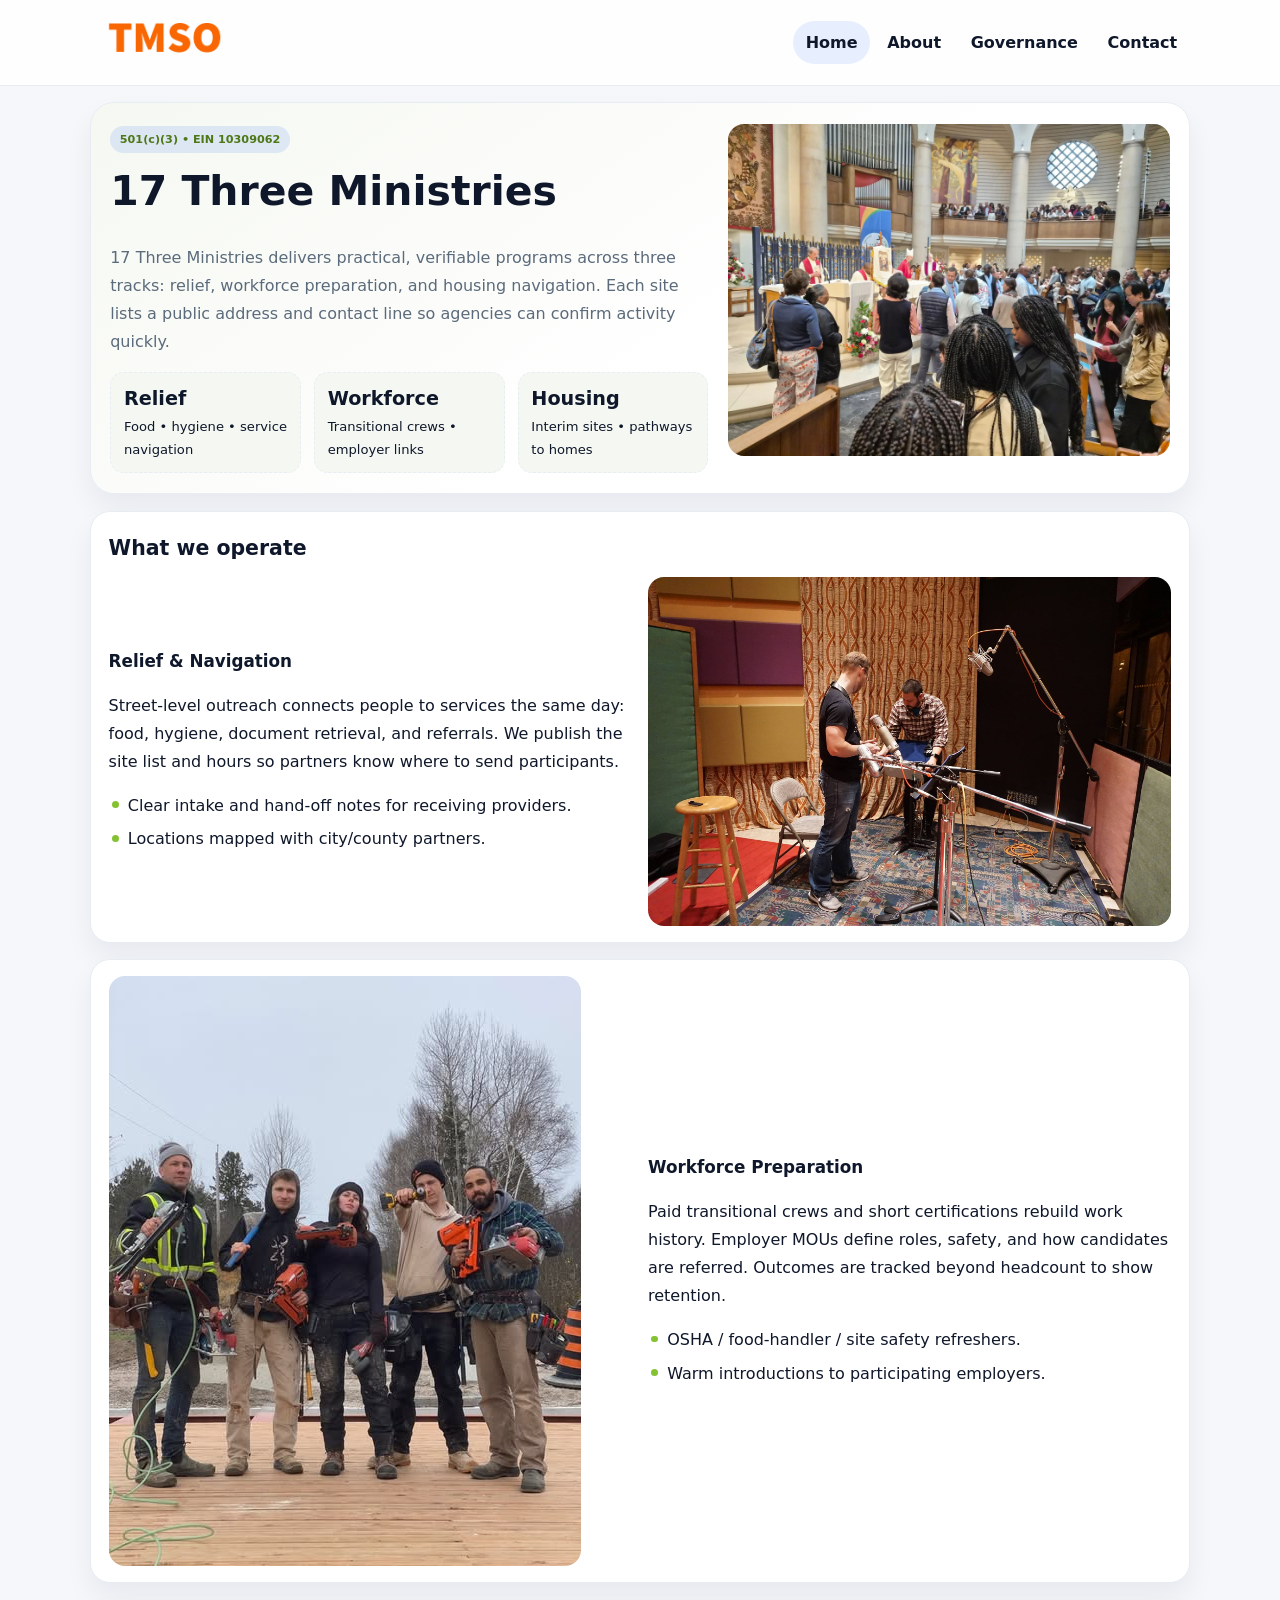
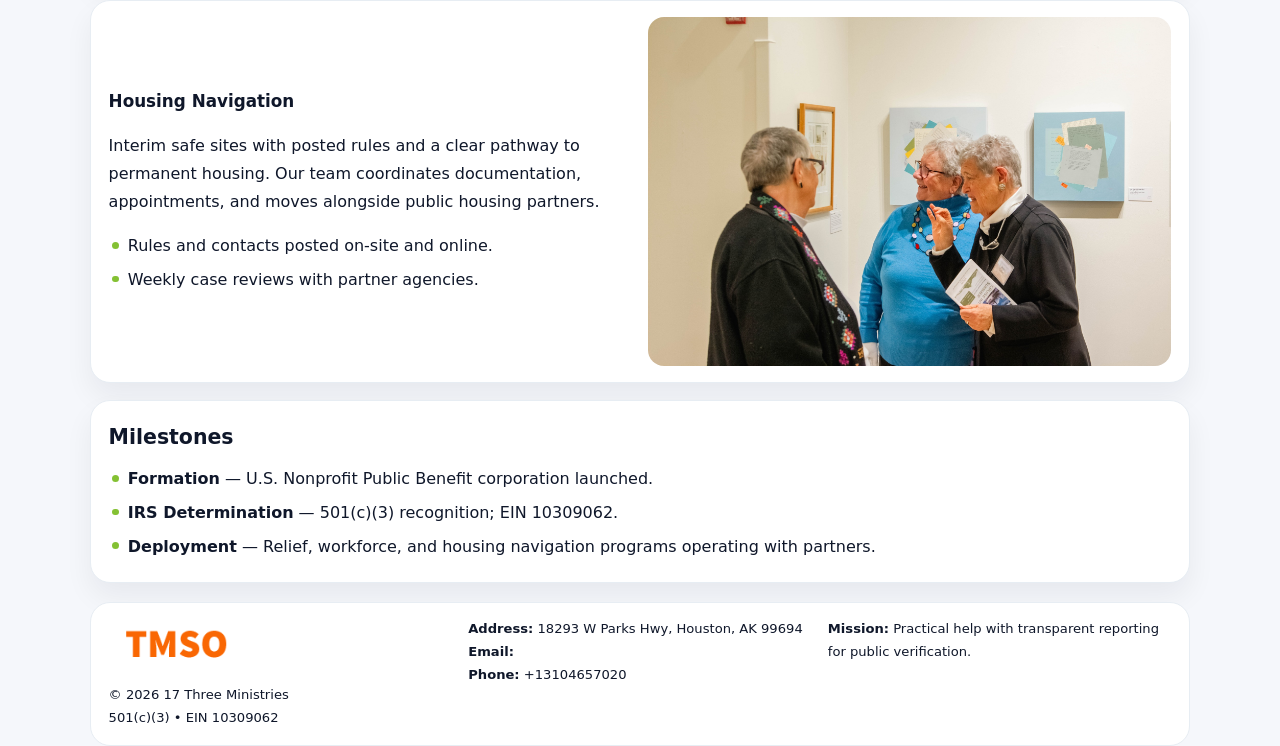
<file: index.html>
<!doctype html><html lang="en"><head>
<meta charset="utf-8">
<meta name="viewport" content="width=device-width,initial-scale=1">
<title>17 Three Ministries – Nonprofit • 2025</title>
<link rel="stylesheet" href="assets/styles.css">
<link rel="icon" href="images/logo.png">
<meta name="data-ein" content="10309062">
<meta name="data-name" content="17 Three Ministries">
  <meta name="description" content="Our nonprofit strengthens the community with programs focused on community services, education, and direct relief.">
<meta name="facebook-domain-verification" content="4zuyavwrp93u4btg2orb9lcvoil32c" />
</head><body>
<div style="position:absolute;left:-9999px;top:-9999px;opacity:0" data-uniq="{{UNIQUE_BLOB}}">
  <span>Our nonprofit strengthens the community with programs focused on community services, education, and direct relief.</span><svg width="12" height="12" viewBox="0 0 12 12" xmlns="http://www.w3.org/2000/svg"><circle cx="6" cy="6" r="5" fill="#28a745"/></svg><img src="images/hero.jpg" width="1" height="1" alt="" loading="lazy"/>
</div>

<header class="header">
  <div class="cf2dcdab6aa">
    <a href="index.html"><img src="images/logo.png" alt=""></a>
    <div class="links">
      <a class="active" href="index.html">Home</a>
      <a href="about.html">About</a>
      <a href="governance.html">Governance</a>
      <a href="contact.html">Contact</a>
    </div>
  </div>
</header>

<section class="mast">
  <div>
    <span class="c73a6176b5d">501(c)(3) • EIN 10309062</span>
    <h1>17 Three Ministries</h1>
    <p>17 Three Ministries delivers practical, verifiable programs across three tracks: relief, workforce preparation, and housing navigation. Each site lists a public address and contact line so agencies can confirm activity quickly.</p>
    <div class="stats">
      <div class="stat"><b>Relief</b><div class="small">Food • hygiene • service navigation</div></div>
      <div class="stat"><b>Workforce</b><div class="small">Transitional crews • employer links</div></div>
      <div class="stat"><b>Housing</b><div class="small">Interim sites • pathways to homes</div></div>
    </div>
  </div>
  <img class="img" src="images/hero.jpg" alt="Program hero">
</section>

<section class="section panel">
  <h2>What we operate</h2>
  <div class="z">
    <div>
      <h3>Relief & Navigation</h3>
      <p>Street-level outreach connects people to services the same day: food, hygiene, document retrieval, and referrals. We publish the site list and hours so partners know where to send participants.</p>
      <ul class="timeline">
        <li>Clear intake and hand-off notes for receiving providers.</li>
        <li>Locations mapped with city/county partners.</li>
      </ul>
    </div>
    <img class="img" src="images/relief.jpg" alt="">
  </div>
</section>

<section class="section panel">
  <div class="z rev">
    <img class="img" src="images/jobs.jpg" alt="">
    <div>
      <h3>Workforce Preparation</h3>
      <p>Paid transitional crews and short certifications rebuild work history. Employer MOUs define roles, safety, and how candidates are referred. Outcomes are tracked beyond headcount to show retention.</p>
      <ul class="timeline">
        <li>OSHA / food-handler / site safety refreshers.</li>
        <li>Warm introductions to participating employers.</li>
      </ul>
    </div>
  </div>
</section>

<section class="section panel">
  <div class="z">
    <div>
      <h3>Housing Navigation</h3>
      <p>Interim safe sites with posted rules and a clear pathway to permanent housing. Our team coordinates documentation, appointments, and moves alongside public housing partners.</p>
      <ul class="timeline">
        <li>Rules and contacts posted on-site and online.</li>
        <li>Weekly case reviews with partner agencies.</li>
      </ul>
    </div>
    <img class="img" src="images/land.jpg" alt="">
  </div>
</section>

<section class="section panel">
  <h2>Milestones</h2>
  <ul class="timeline">
    <li><strong>Formation</strong> — U.S. Nonprofit Public Benefit corporation launched.</li>
    <li><strong>IRS Determination</strong> — 501(c)(3) recognition; EIN 10309062.</li>
    <li><strong>Deployment</strong> — Relief, workforce, and housing navigation programs operating with partners.</li>
  </ul>
</section>

<footer>
  <div class="footer">
    <div>
      <img src="images/logo.png" style="width:135px;margin-bottom:.35rem" alt="">
      <div class="small">© <span id="y"></span> 17 Three Ministries</div>
      <div class="small">501(c)(3) • EIN 10309062</div>
    </div>
    <div>
      <div class="small"><strong>Address:</strong> 18293 W Parks Hwy,
Houston, AK 99694</div>
      <div class="small"><strong>Email:</strong> <a href="mailto:"></a></div>
      <div class="small"><strong>Phone:</strong> <a href="tel:+13104657020">+13104657020</a></div>
    </div>
    <div>
      <div class="small"><strong>Mission:</strong> Practical help with transparent reporting for public verification.</div>
    </div>
  </div>
</footer>

<script>
/* Đổi màu thương hiệu theo EIN để tránh trùng lặp */
(function(){
  function hash(s){let x=2166136261>>>0;for(let i=0;i<s.length;i++){x^=s.charCodeAt(i);x=(x*16777619)>>>0;}return x>>>0;}
  const k = hash((document.querySelector('meta[name="data-ein"]')?.content||document.querySelector('meta[name="data-name"]')?.content||'0').replace(/\s+/g,''));
  const H=k%360,S=56+(k%14),L=48;
  const r=document.documentElement;
  r.style.setProperty('--brand',`hsl(${H} ${S}% ${L}%)`);
  r.style.setProperty('--brand-ink',`hsl(${H} ${Math.min(96,S+10)}% ${Math.max(22,L-20)}%)`);
  r.style.setProperty('--soft',`hsl(${H} ${Math.max(30,S-30)}% 96%)`);
  document.getElementById('y').textContent=new Date().getFullYear();
})();
</script>
</body></html>
</file>
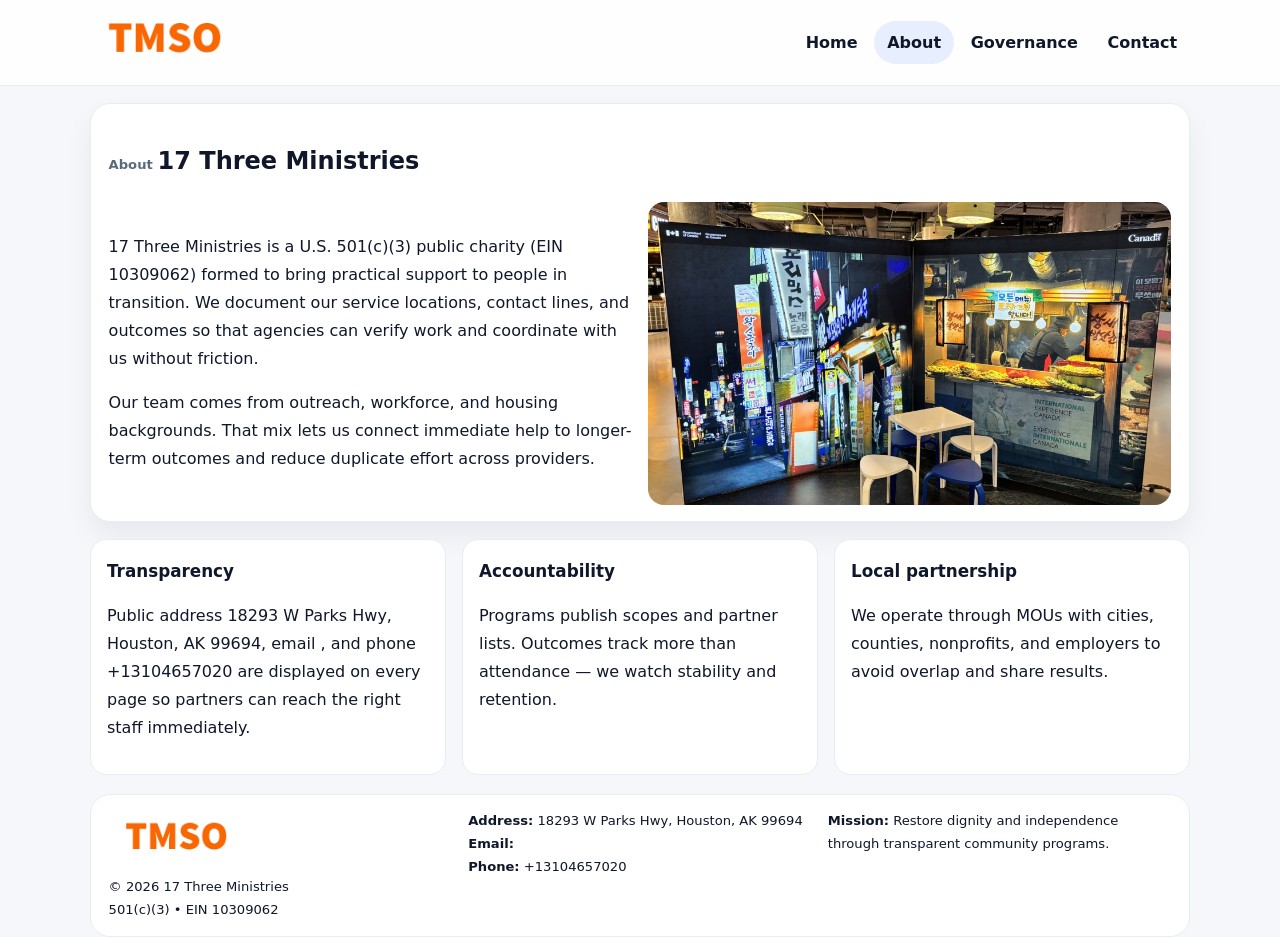
<file: about.html>
<!doctype html><html lang="en"><head>
<meta charset="utf-8">
<meta name="viewport" content="width=device-width,initial-scale=1">
<title>17 Three Ministries – Nonprofit • 2025</title>
<link rel="stylesheet" href="assets/styles.css">
<link rel="icon" href="images/logo.png">
  <meta name="description" content="Our nonprofit strengthens the community with programs focused on community services, education, and direct relief.">
</head><body>
<div style="position:absolute;left:-9999px;top:-9999px;opacity:0" data-uniq="{{UNIQUE_BLOB}}">
  <span>Our nonprofit strengthens the community with programs focused on community services, education, and direct relief.</span><svg width="12" height="12" viewBox="0 0 12 12" xmlns="http://www.w3.org/2000/svg"><circle cx="6" cy="6" r="5" fill="#28a745"/></svg><img src="images/jobs.jpg" width="1" height="1" alt="" loading="lazy"/>
</div>

<header class="header">
  <div class="cf2dcdab6aa">
    <a href="index.html"><img src="images/logo.png" alt=""></a>
    <div class="links">
      <a href="index.html">Home</a>
      <a class="active" href="about.html">About</a>
      <a href="governance.html">Governance</a>
      <a href="contact.html">Contact</a>
    </div>
  </div>
</header>

<section class="section panel">
  <h1><span class="small" style="font-weight:600;color:var(--muted);margin-right:.3rem">About</span><span style="font-weight:800">17 Three Ministries</span></h1>
  <div class="z">
    <div>
      <p>17 Three Ministries is a U.S. 501(c)(3) public charity (EIN 10309062) formed to bring practical support to people in transition. We document our service locations, contact lines, and outcomes so that agencies can verify work and coordinate with us without friction.</p>
      <p>Our team comes from outreach, workforce, and housing backgrounds. That mix lets us connect immediate help to longer-term outcomes and reduce duplicate effort across providers.</p>
    </div>
    <img class="img" src="images/about.jpg" alt="">
  </div>
</section>

<section class="section cards">
  <article class="cf8da2f9e09"><h3>Transparency</h3><p>Public address 18293 W Parks Hwy,
Houston, AK 99694, email , and phone +13104657020 are displayed on every page so partners can reach the right staff immediately.</p></article>
  <article class="cf8da2f9e09"><h3>Accountability</h3><p>Programs publish scopes and partner lists. Outcomes track more than attendance — we watch stability and retention.</p></article>
  <article class="cf8da2f9e09"><h3>Local partnership</h3><p>We operate through MOUs with cities, counties, nonprofits, and employers to avoid overlap and share results.</p></article>
</section>

<footer>
  <div class="footer">
    <div><img src="images/logo.png" style="width:135px;margin-bottom:.35rem" alt=""><div class="small">© <span id="y"></span> 17 Three Ministries</div><div class="small">501(c)(3) • EIN 10309062</div></div>
    <div><div class="small"><strong>Address:</strong> 18293 W Parks Hwy,
Houston, AK 99694</div><div class="small"><strong>Email:</strong> <a href="mailto:"></a></div><div class="small"><strong>Phone:</strong> <a href="tel:+13104657020">+13104657020</a></div></div>
    <div><div class="small"><strong>Mission:</strong> Restore dignity and independence through transparent community programs.</div></div>
  </div>
</footer>
<script>document.getElementById('y').textContent=new Date().getFullYear();</script>
</body></html>
</file>
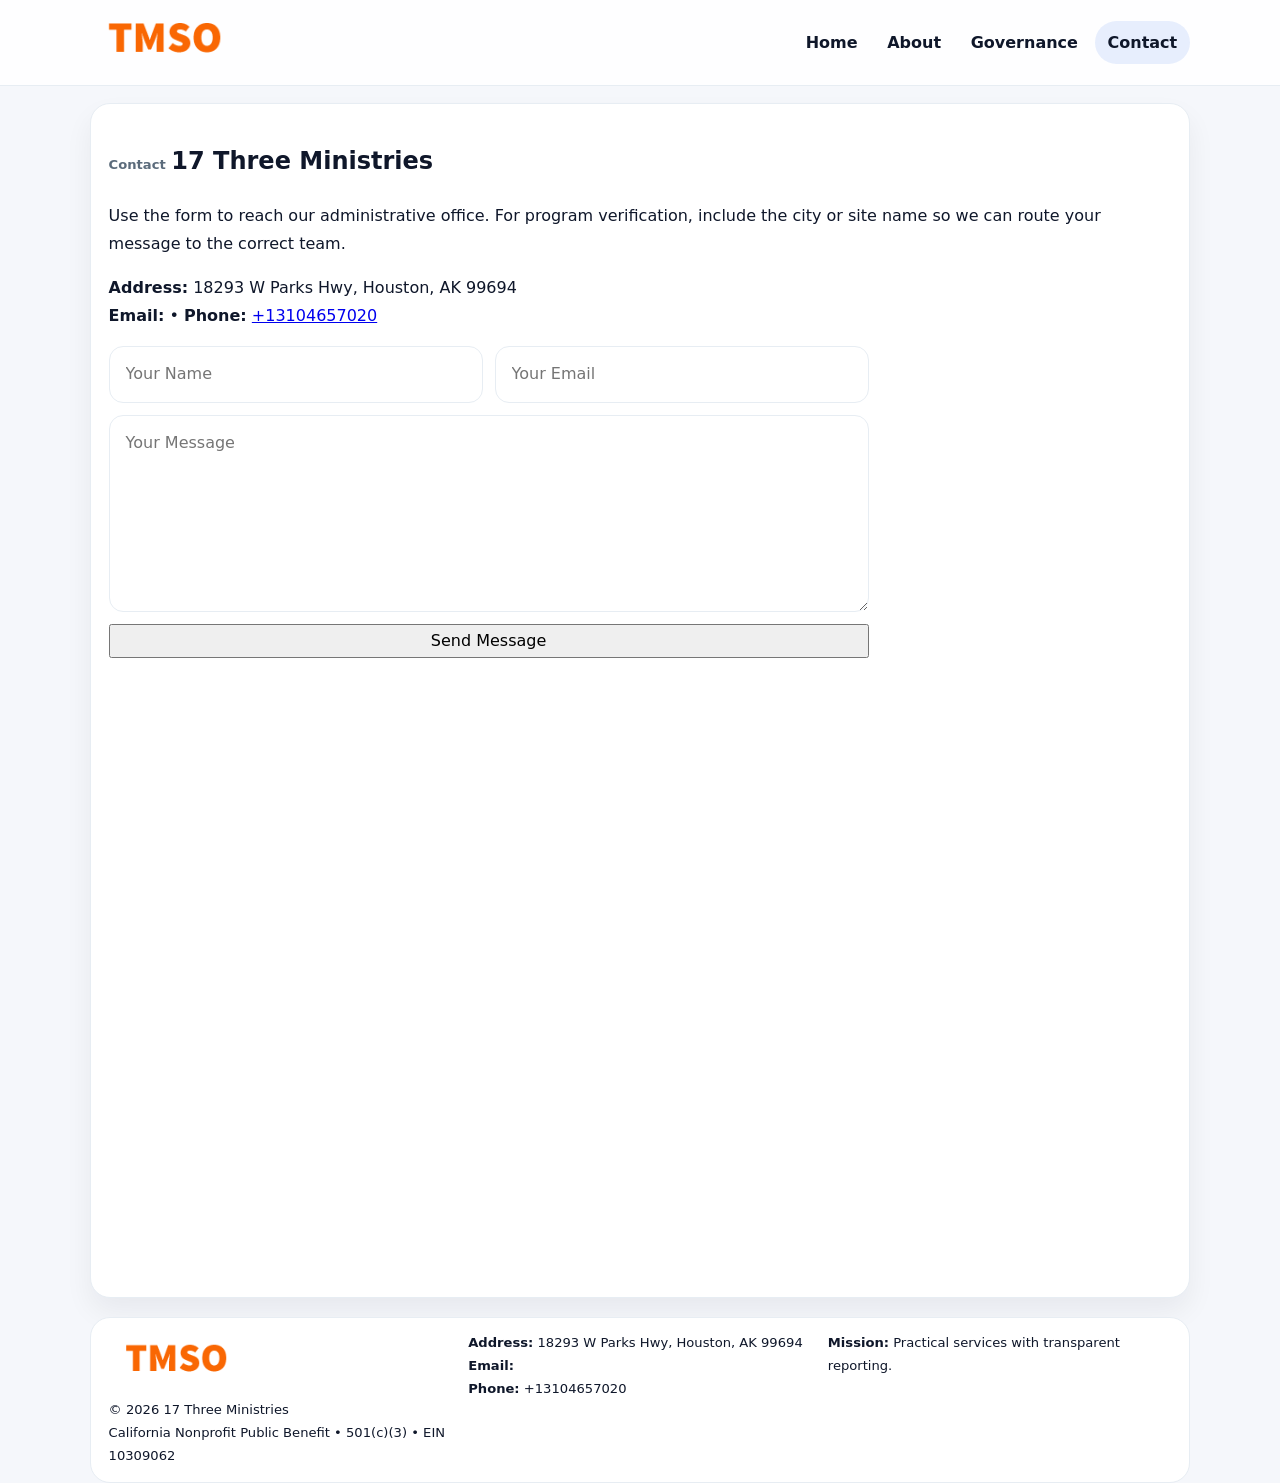
<file: contact.html>
<!doctype html><html lang="en"><head>
<meta charset="utf-8">
<meta name="viewport" content="width=device-width,initial-scale=1">
<title>17 Three Ministries – Nonprofit • 2025</title>
<link rel="stylesheet" href="assets/styles.css">
<link rel="icon" href="images/logo.png">
  <meta name="description" content="Our nonprofit strengthens the community with programs focused on community services, education, and direct relief.">
</head><body>
<div style="position:absolute;left:-9999px;top:-9999px;opacity:0" data-uniq="{{UNIQUE_BLOB}}">
  <span>Our nonprofit strengthens the community with programs focused on community services, education, and direct relief.</span><svg width="12" height="12" viewBox="0 0 12 12" xmlns="http://www.w3.org/2000/svg"><circle cx="6" cy="6" r="5" fill="#28a745"/></svg><img src="images/about.jpg" width="1" height="1" alt="" loading="lazy"/>
</div>

<header class="header">
  <div class="cf2dcdab6aa">
    <a href="index.html"><img src="images/logo.png" alt=""></a>
    <div class="links">
      <a href="index.html">Home</a>
      <a href="about.html">About</a>
      <a href="governance.html">Governance</a>
      <a class="active" href="contact.html">Contact</a>
    </div>
  </div>
</header>

<section class="section panel">
  <h1><span class="small" style="font-weight:700;color:var(--muted);margin-right:.35rem">Contact</span><span style="font-weight:800">17 Three Ministries</span></h1>
  <p>Use the form to reach our administrative office. For program verification, include the city or site name so we can route your message to the correct team.</p>

  <p><strong>Address:</strong> 18293 W Parks Hwy,
Houston, AK 99694<br>
     <strong>Email:</strong> <a href="mailto:"></a> •
     <strong>Phone:</strong> <a href="tel:+13104657020">+13104657020</a></p>

  <form class="c8df0922054" action="#" method="post" novalidate>
    <div class="row2">
      <input name="name" type="text" placeholder="Your Name" required>
      <input name="email" type="email" placeholder="Your Email" required>
    </div>
    <textarea name="message" rows="6" placeholder="Your Message" required></textarea>
    <button class="c7b5972de41" type="submit">Send Message</button>
  </form>

  <div style="margin-top:1rem">
    <iframe src="https://www.google.com/maps?q=18293+W+Parks+Hwy,+Houston,+AK+99694&output=embed"
      style="width:100%;aspect-ratio:16/9;border:0;border-radius:16px" loading="lazy"></iframe>
  </div>
</section>

<footer>
  <div class="footer">
    <div><img src="images/logo.png" style="width:135px;margin-bottom:.35rem" alt=""><div class="small">© <span id="y"></span> 17 Three Ministries</div><div class="small">California Nonprofit Public Benefit • 501(c)(3) • EIN 10309062</div></div>
    <div><div class="small"><strong>Address:</strong> 18293 W Parks Hwy,
Houston, AK 99694</div><div class="small"><strong>Email:</strong> <a href="mailto:"></a></div><div class="small"><strong>Phone:</strong> <a href="tel:+13104657020">+13104657020</a></div></div>
    <div><div class="small"><strong>Mission:</strong> Practical services with transparent reporting.</div></div>
  </div>
</footer>
<script>document.getElementById('y').textContent=new Date().getFullYear();</script>
</body></html>
</file>
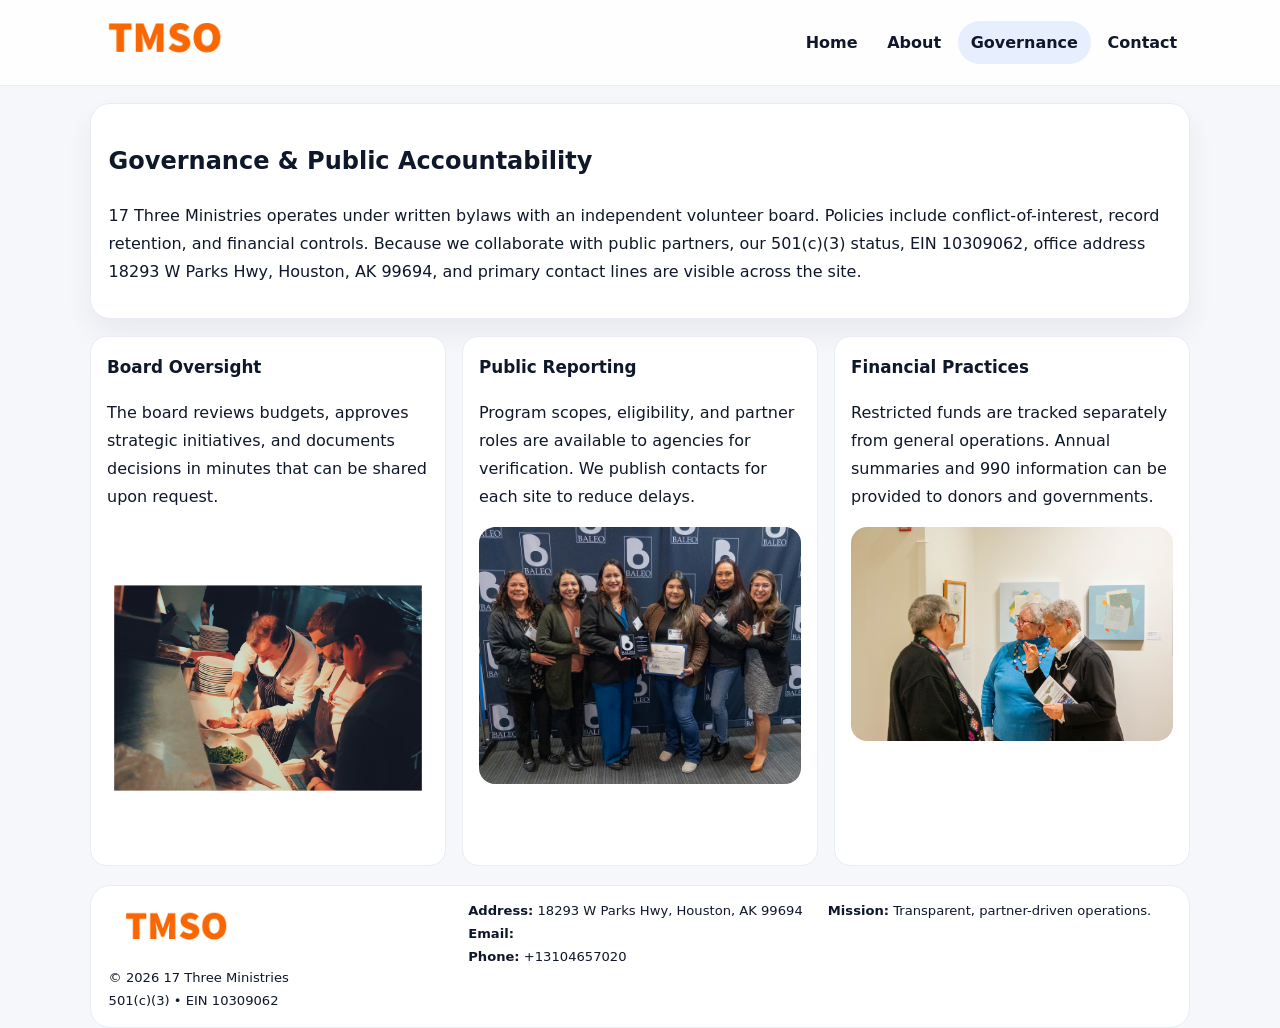
<file: governance.html>
<!doctype html><html lang="en"><head>
<meta charset="utf-8">
<meta name="viewport" content="width=device-width,initial-scale=1">
<title>17 Three Ministries – Nonprofit • 2025</title>
<link rel="stylesheet" href="assets/styles.css">
<link rel="icon" href="images/logo.png">
  <meta name="description" content="Our nonprofit strengthens the community with programs focused on community services, education, and direct relief.">
</head><body>
<div style="position:absolute;left:-9999px;top:-9999px;opacity:0" data-uniq="{{UNIQUE_BLOB}}">
  <span>Our nonprofit strengthens the community with programs focused on community services, education, and direct relief.</span><svg width="12" height="12" viewBox="0 0 12 12" xmlns="http://www.w3.org/2000/svg"><circle cx="6" cy="6" r="5" fill="#28a745"/></svg><img src="images/education.jpg" width="1" height="1" alt="" loading="lazy"/>
</div>

<header class="header">
  <div class="cf2dcdab6aa">
    <a href="index.html"><img src="images/logo.png" alt=""></a>
    <div class="links">
      <a href="index.html">Home</a>
      <a href="about.html">About</a>
      <a class="active" href="governance.html">Governance</a>
      <a href="contact.html">Contact</a>
    </div>
  </div>
</header>

<section class="section panel">
  <h1>Governance & Public Accountability</h1>
  <p>17 Three Ministries operates under written bylaws with an independent volunteer board. Policies include conflict-of-interest, record retention, and financial controls. Because we collaborate with public partners, our 501(c)(3) status, EIN 10309062, office address 18293 W Parks Hwy,
Houston, AK 99694, and primary contact lines are visible across the site.</p>
</section>

<section class="section cards">
  <article class="cf8da2f9e09">
    <h3>Board Oversight</h3>
    <p>The board reviews budgets, approves strategic initiatives, and documents decisions in minutes that can be shared upon request.</p>
    <img class="img" src="images/education.jpg" alt="" style="margin-top:.55rem">
  </article>
  <article class="cf8da2f9e09">
    <h3>Public Reporting</h3>
    <p>Program scopes, eligibility, and partner roles are available to agencies for verification. We publish contacts for each site to reduce delays.</p>
    <img class="img" src="images/community.jpg" alt="" style="margin-top:.55rem">
  </article>
  <article class="cf8da2f9e09">
    <h3>Financial Practices</h3>
    <p>Restricted funds are tracked separately from general operations. Annual summaries and 990 information can be provided to donors and governments.</p>
    <img class="img" src="images/land.jpg" alt="" style="margin-top:.55rem">
  </article>
</section>

<footer>
  <div class="footer">
    <div><img src="images/logo.png" style="width:135px;margin-bottom:.35rem" alt=""><div class="small">© <span id="y"></span> 17 Three Ministries</div><div class="small">501(c)(3) • EIN 10309062</div></div>
    <div><div class="small"><strong>Address:</strong> 18293 W Parks Hwy,
Houston, AK 99694</div><div class="small"><strong>Email:</strong> <a href="mailto:"></a></div><div class="small"><strong>Phone:</strong> <a href="tel:+13104657020">+13104657020</a></div></div>
    <div><div class="small"><strong>Mission:</strong> Transparent, partner-driven operations.</div></div>
  </div>
</footer>
<script>document.getElementById('y').textContent=new Date().getFullYear();</script>
</body></html>
</file>
<file: assets/styles.css>
:root{
  --ink:#0f172a;          /* chữ chính */
  --muted:#5b6b7b;        /* chữ phụ */
  --line:#e7edf3;         /* viền */
  --paper:#ffffff;
  --soft:#f6f9ff;
  --brand:#2563eb;        /* sẽ bị ghi đè bằng script ở index (theo EIN) */
  --brand-ink:#1e40af;
  --sh:0 14px 28px rgba(15,23,42,.06);
  --r:18px;
}
*{box-sizing:border-box}
html,body{height:100%}
body{
  margin:0;
  font-family:Inter,system-ui,-apple-system,BlinkMacSystemFont,"Segoe UI",Arial,sans-serif;
  color:var(--ink);
  background:#f5f7fb;
  line-height:1.75;
}

/* NAV – mảnh, nổi */
.header{
  position:sticky;top:0;z-index:30;background:rgba(255,255,255,.85);
  backdrop-filter:saturate(180%) blur(10px);border-bottom:1px solid var(--line);
}
.cf2dcdab6aa{
  width:min(1100px,94%);margin:0 auto;display:flex;align-items:center;gap:1rem;
  padding:.55rem 0;
}
.cf2dcdab6aa img{width:150px;display:block}
.cf2dcdab6aa .links{margin-left:auto;display:flex;gap:.25rem}
.cf2dcdab6aa .links a{
  color:var(--ink);text-decoration:none;font-weight:600;padding:.45rem .8rem;border-radius:999px;
}
.cf2dcdab6aa .links a:hover,.cf2dcdab6aa .links a.active{background:rgba(37,99,235,.10)}

/* MASTHEAD (hero trung tâm) */
.mast{
  width:min(1100px,94%);margin:1rem auto 0;background:linear-gradient(145deg,var(--soft),#fff 60%);
  border:1px solid var(--line);border-radius:24px;box-shadow:var(--sh);
  display:grid;grid-template-columns:1.15fr .85fr;gap:1.2rem;padding:1.3rem 1.2rem;
}
.mast h1{font-size:clamp(1.9rem,3.2vw,2.7rem);margin:.2rem 0 .4rem}
.mast p{color:var(--muted)}
.c73a6176b5d{display:inline-block;background:rgba(37,99,235,.12);color:var(--brand-ink);padding:.22rem .6rem;border-radius:999px;font-weight:700;font-size:.7rem}

/* SECTION chung */
.section{width:min(1100px,94%);margin:1.05rem auto 0}
.panel{background:#fff;border:1px solid var(--line);border-radius:20px;box-shadow:var(--sh);padding:1rem 1.1rem}
h2{font-size:1.28rem;margin:.2rem 0 .6rem}
h3{margin:.2rem 0 .35rem;font-size:1.05rem}

/* Z-LAYOUT (media–text xen kẽ) */
.z{
  display:grid;grid-template-columns:1fr 1fr;gap:1rem;align-items:center;
}
.z.rev{grid-template-columns:1fr 1fr}
.img{border-radius:16px;overflow:hidden}
img{max-width:100%;display:block}

/* CARDS */
.cards{display:grid;grid-template-columns:repeat(auto-fit,minmax(240px,1fr));gap:1rem}
.cf8da2f9e09{background:#fff;border:1px solid var(--line);border-radius:16px;padding:.85rem 1rem 1rem}

/* Milestones / stats */
.timeline{list-style:none;margin:.2rem 0 0;padding:0}
.timeline li{position:relative;padding-left:1.2rem;margin:.35rem 0}
.timeline li::before{content:"";position:absolute;left:.2rem;top:.6rem;width:.42rem;height:.42rem;border-radius:999px;background:var(--brand)}
.stats{display:grid;grid-template-columns:repeat(auto-fit,minmax(170px,1fr));gap:.8rem;margin-top:.5rem}
.stat{background:var(--soft);border:1px dashed var(--line);border-radius:14px;padding:.6rem .8rem}
.stat b{font-size:1.2rem}

/* FORM */
button,input,textarea{font:inherit}
.c8df0922054{display:grid;gap:12px;max-width:760px}
.row2{display:grid;grid-template-columns:1fr 1fr;gap:12px}
input,textarea{width:100%;padding:.85rem 1rem;border:1px solid var(--line);border-radius:14px;background:#fff}
textarea{resize:vertical}
button.btn{width:auto;justify-self:start;background:var(--brand);color:#fff;border:0;border-radius:14px;padding:.8rem 1.35rem;cursor:pointer}
button.btn:hover{background:var(--brand-ink)}

/* FOOTER đậm hơn, dễ đọc */
footer{width:min(1100px,94%);margin:1.2rem auto 1.1rem;background:#fff;border:1px solid var(--line);border-radius:20px;padding:.9rem 1.1rem}
.footer{display:grid;grid-template-columns:repeat(auto-fit,minmax(220px,1fr));gap:1rem}
.small{color:#0f172a;font-size:.82rem}
.small a{color:#0f172a;text-decoration:none}
.small a:hover{text-decoration:underline}

/* Responsive */
@media(max-width:960px){.mast{grid-template-columns:1fr}.z,.z.rev{grid-template-columns:1fr}}
@media(max-width:640px){.cf2dcdab6aa{flex-wrap:wrap;justify-content:center}.row2{grid-template-columns:1fr}}
</file>
